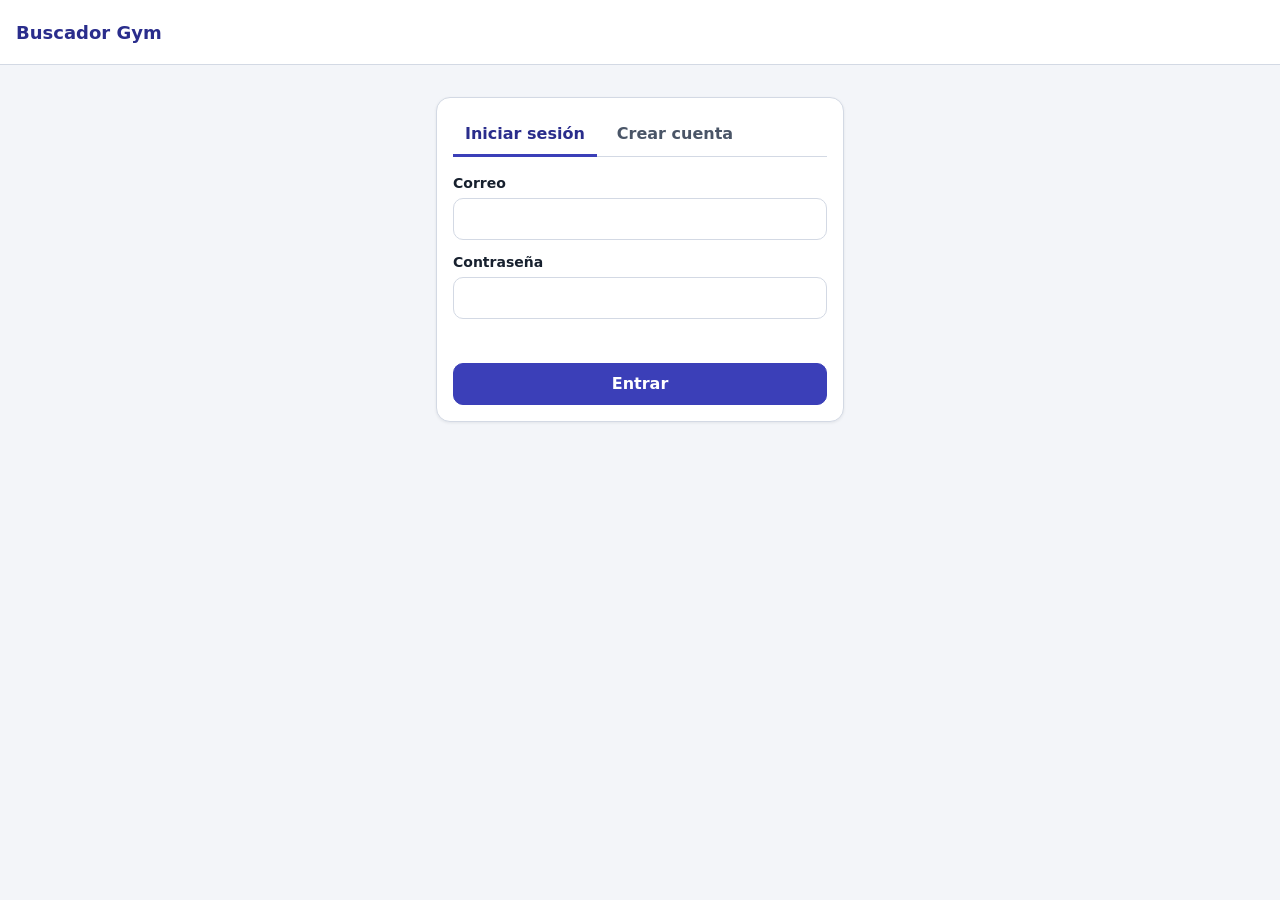
<file: index.html>
<!DOCTYPE html>
<html lang="es">
<head>
    <meta charset="UTF-8">
    <meta name="viewport" content="width=device-width, initial-scale=1">
    <meta name="color-scheme" content="light dark">
    <title>Buscador Gym</title>
    <link rel="stylesheet" href="assets/estilos.css">
</head>
<body>

    <!-- BARRA SUPERIOR FIJA: nombre, búsqueda y menú del perfil activo -->
    <header class="barra">
        <div class="contenedor barra-contenido">
            <div class="marca">Buscador Gym</div>
            <form class="busqueda" id="formBusqueda" role="search" hidden>
                <input type="search" id="searchInput" autocomplete="off" maxlength="200"
                       aria-label="Buscar ejercicios y artículos" placeholder="Buscar ejercicios y artículos">
            </form>
            <details class="menu-perfil" id="menuPerfil" hidden>
                <summary id="nombrePerfil"></summary>
                <div class="menu-opciones">
                    <div class="correo" id="correoCuenta"></div>
                    <button type="button" id="btnCambiarPerfil">Cambiar perfil</button>
                    <button type="button" data-accion="logout">Cerrar sesión</button>
                </div>
            </details>
        </div>
    </header>

    <!-- ACCESO: iniciar sesión / crear cuenta -->
    <section id="pantallaAcceso" class="acceso" hidden>
        <div class="panel">
            <div class="pestanas" role="tablist">
                <button class="pestana" id="tabLogin" type="button" role="tab" aria-selected="true">Iniciar sesión</button>
                <button class="pestana" id="tabRegistro" type="button" role="tab" aria-selected="false">Crear cuenta</button>
            </div>
            <form id="formLogin">
                <label class="campo">Correo <input type="email" name="correo" autocomplete="username" required maxlength="254"></label>
                <label class="campo">Contraseña <input type="password" name="contrasena" autocomplete="current-password" required maxlength="72"></label>
                <div class="msg-error" id="errLogin" role="alert"></div>
                <button class="btn btn-primario" type="submit">Entrar</button>
            </form>
            <form id="formRegistro" hidden>
                <label class="campo">Nombre completo <input name="nombre_completo" autocomplete="name" required maxlength="100"></label>
                <label class="campo">Fecha de nacimiento <input type="date" name="fecha_nacimiento" required></label>
                <label class="campo">Correo <input type="email" name="correo" autocomplete="username" required maxlength="254"></label>
                <label class="campo">Contraseña (10 caracteres o más, con letras y números) <input type="password" name="contrasena" autocomplete="new-password" required minlength="10" maxlength="72"></label>
                <div class="msg-error" id="errRegistro" role="alert"></div>
                <button class="btn btn-primario" type="submit">Crear cuenta</button>
            </form>
        </div>
    </section>

    <!-- SELECTOR DE PERFIL (máximo 4 por cuenta) -->
    <section id="pantallaPerfiles" class="acceso acceso-ancho" hidden>
        <div class="panel">
            <h2>Elige un perfil</h2>
            <div id="listaPerfiles" class="lista-perfiles"></div>
            <form id="formPerfil" class="form-perfil">
                <label class="campo">Nombre del perfil nuevo <input name="nombre" required maxlength="40"></label>
                <button class="btn btn-primario" type="submit">Crear perfil</button>
            </form>
            <div class="msg-error" id="errPerfiles" role="alert"></div>
            <div class="pie-perfiles"><button class="btn" type="button" data-accion="logout">Cerrar sesión</button></div>
        </div>
    </section>

    <div id="app" hidden>
        <nav class="contenedor pestanas" role="tablist">
            <button class="pestana" type="button" role="tab" data-vista="vistaBusqueda">Búsqueda y recomendaciones</button>
            <button class="pestana" type="button" role="tab" data-vista="vistaArboles">Explorar por árboles</button>
        </nav>

        <!-- VISTA 1: búsqueda y recomendaciones -->
        <main class="contenedor disposicion" id="vistaBusqueda">
            <a class="saltar" href="#sectionTitle" id="saltarResultados">Saltar a los resultados</a>
            <details class="lateral" id="lateral" open>
                <summary>Filtros y perfil</summary>
                <section class="panel" aria-labelledby="tituloFiltros">
                    <h2 id="tituloFiltros">Filtros</h2>
                    <div class="filtro-grupo">
                        <h3>Tipo de documento</h3>
                        <label class="opcion"><input type="checkbox" data-tipo="ejercicios" checked> Ejercicios <span class="n" id="nEjercicios"></span></label>
                        <label class="opcion"><input type="checkbox" data-tipo="articulos" checked> Artículos <span class="n" id="nArticulos"></span></label>
                    </div>
                    <div class="filtro-grupo" id="grupoNivel" hidden>
                        <h3>Nivel</h3>
                        <div id="opcionesNivel"></div>
                    </div>
                    <div class="filtro-grupo" id="grupoEquipamiento" hidden>
                        <h3>Equipamiento</h3>
                        <div id="opcionesEquipamiento"></div>
                    </div>
                    <div class="filtro-grupo" id="grupoEtiquetas" hidden>
                        <h3>Etiquetas</h3>
                        <ul class="etiquetas" id="opcionesEtiquetas"></ul>
                    </div>
                    <button class="btn" type="button" id="quitarFiltros" hidden>Quitar filtros</button>
                </section>
                <section class="panel" aria-labelledby="tituloGrafica">
                    <h2 id="tituloGrafica">Lo que más pesa en tus recomendaciones</h2>
                    <div id="grafica"></div>
                </section>
            </details>

            <section aria-labelledby="sectionTitle">
                <div class="cabecera-seccion">
                    <h1 id="sectionTitle" tabindex="-1"></h1>
                    <div id="statsBar" class="conteo" role="status"></div>
                </div>
                <div id="discoveryZone"></div>
                <div id="resultsGrid" class="cuadricula"></div>
            </section>
        </main>

        <!-- VISTA 2: explorar por árboles -->
        <main class="contenedor arboles" id="vistaArboles" hidden>
            <div class="panel">
                <h1 class="cabecera-seccion" style="font-size:var(--texto-xl)">Explorar por árboles</h1>
                <p>Elige dos árboles y un concepto de cada uno para ver los documentos que pertenecen a los dos.</p>
                <form class="arboles-form" id="formAB">
                    <label class="campo">Árbol A <select id="arbolA"></select></label>
                    <label class="campo"><span id="etiquetaA">Músculo</span> <select id="menuA"></select></label>
                    <label class="campo">Árbol B <select id="arbolB"></select></label>
                    <label class="campo"><span id="etiquetaB">Tema</span> <select id="menuB"></select></label>
                    <button class="btn btn-primario" type="submit">Ver documentos</button>
                </form>
                <p id="avisoAproximado" class="aviso-aproximado" hidden></p>
                <div id="resultadoAB" class="arboles-resultado"></div>
            </div>
        </main>
    </div>

    <!-- DETALLE DE UNA TARJETA. showModal() deja el foco dentro y Escape la cierra. -->
    <dialog id="detalle" class="detalle" aria-labelledby="detalleTitulo">
        <div class="detalle-cab">
            <div>
                <span id="detalleTipo" class="tipo"></span>
                <h2 id="detalleTitulo" tabindex="-1"></h2>
            </div>
            <button type="button" class="btn" id="detalleCerrar">Cerrar</button>
        </div>
        <div class="detalle-cuerpo" id="detalleCuerpo"></div>
    </dialog>

    <div id="aviso" class="aviso" role="status" hidden></div>

<!-- ilustracion(origen, grupo_id_o_tema): dibujos propios de assets/anatomia y assets/temas -->
<script src="assets/ilustraciones.js"></script>
<script>
    // =========================================================================
    // Regla de seguridad: TODO texto que viene del servidor pasa por esc() antes de
    // entrar en innerHTML (o se asigna con textContent). Los ids se convierten con Number().
    // =========================================================================
    function esc(t) {
        return String(t ?? '').replace(/[&<>"']/g, c => ({'&':'&amp;','<':'&lt;','>':'&gt;','"':'&quot;',"'":'&#39;'}[c]));
    }
    const $ = id => document.getElementById(id);

    const searchInput = $('searchInput');
    const resultsGrid = $('resultsGrid');
    const sectionTitle = $('sectionTitle');
    const statsBar = $('statsBar');
    const detalle = $('detalle');

    // ------------------------------------------------------------------ estado
    let generacion = 0;          // cambia al entrar con un perfil o salir: descarta respuestas viejas
    let correoActual = '';
    let modo = 'recomendaciones';  // 'recomendaciones' | 'busqueda'
    let consulta = '';
    let datos = [];              // tarjetas de la vista actual (sin filtrar)
    let sinHistorial = false;    // el perfil no tiene "me gusta"
    let detalleActual = null;    // 'origen:id' del documento abierto
    let aperturaActual = 0;      // número de la última apertura: descarta respuestas de aperturas anteriores
    const docs = new Map();      // 'origen:id' -> tarjeta (todo lo que se ha pintado)
    const infoEtiqueta = new Map();   // id -> {nombre, tipo}
    let catalogoEtiquetas = [];  // etiquetas.php: [{id, nombre, tipo, n}]
    const filtros = { tipos: new Set(['ejercicios', 'articulos']), nivel: new Set(), equipamiento: new Set(), etiquetas: new Set() };
    class SesionRequerida extends Error {}

    // ------------------------------------------------------------------ servidor
    async function api(url, cuerpo) {
        const opts = { credentials: 'same-origin', headers: {} };
        if (cuerpo !== undefined) {
            opts.method = 'POST';
            opts.headers['Content-Type'] = 'application/json';
            opts.body = JSON.stringify(cuerpo);
        }
        const res = await fetch(url, opts);
        let data;
        try { data = await res.json(); } catch { data = { status: 'error', mensaje: 'Respuesta inválida del servidor' }; }
        if (res.status === 401 && url !== 'login.php') { salirAlAcceso(); throw new SesionRequerida(); }
        if (res.status === 409 && data.requiere === 'perfil') { mostrarPerfiles(); throw new SesionRequerida(); }
        return data;
    }

    let temporizadorAviso;
    function avisar(texto) {
        const a = $('aviso');
        a.textContent = texto;
        a.hidden = false;
        clearTimeout(temporizadorAviso);
        temporizadorAviso = setTimeout(() => { a.hidden = true; }, 5000);
    }

    // ------------------------------------------------------------------ tarjetas
    const CORAZON = '<svg viewBox="0 0 24 24" aria-hidden="true"><path d="M20.84 4.61a5.5 5.5 0 0 0-7.78 0L12 5.67l-1.06-1.06a5.5 5.5 0 0 0-7.78 7.78l1.06 1.06L12 21.23l7.78-7.78 1.06-1.06a5.5 5.5 0 0 0 0-7.78z"/></svg>';

    function claveDoc(d) {
        return `${d.origen === 'articulos' ? 'articulos' : 'ejercicios'}:${Number(d.doc_id) || 0}`;
    }

    function recordar(d) {
        docs.set(claveDoc(d), d);
        (d.etiquetas || []).forEach(e => infoEtiqueta.set(Number(e.id), { nombre: e.nombre, tipo: e.tipo }));
    }

    function etiquetaHTML(e, conteo) {
        const id = Number(e.id);
        const activa = filtros.nivel.has(id) || filtros.equipamiento.has(id) || filtros.etiquetas.has(id);
        return `<li><button type="button" class="etiqueta" data-etiqueta="${id}" aria-pressed="${activa}"
                    title="Filtrar por ${esc(e.nombre)}">${esc(e.nombre)}${conteo === undefined ? '' : ` <span class="n">${Number(conteo)}</span>`}</button></li>`;
    }

    // Ilustración del documento: el músculo del ejercicio o el tema del artículo.
    // `encuadre: 'medio'` acerca el cuerpo en las tarjetas; el detalle lo muestra completo.
    function imagenHTML(d, opciones) {
        const origen = claveDoc(d).split(':')[0];
        return ilustracion(origen, origen === 'ejercicios' ? d.grupo_id : d.tema, opciones);
    }

    // Misma estructura siempre: imagen (recuadro 16:9), tipo + me gusta, título, resumen
    // (3 líneas), metadatos y etiquetas.
    function tarjetaHTML(d) {
        recordar(d);
        const clave = claveDoc(d);
        const origen = clave.split(':')[0];
        const meta = d.meta || {};
        const dato = v => v ? esc(v) : '<span aria-label="Sin dato">—</span>';
        const chips = (d.etiquetas || []).filter(e => e.tipo === 'tema' || e.tipo === 'modalidad').slice(0, 4);
        return `
            <article class="tarjeta" data-doc="${clave}">
                <div class="tarjeta-imagen">${imagenHTML(d, { encuadre: 'medio' })}</div>
                <div class="tarjeta-cab">
                    <span class="tipo tipo-${origen}">${esc(d.tipo)}</span>
                    <button type="button" class="btn-gusta" data-gusta aria-pressed="${d.liked ? 'true' : 'false'}"
                            aria-label="Me gusta: ${esc(d.titulo)}">${CORAZON}</button>
                </div>
                <h3 class="tarjeta-titulo"><button type="button" class="abrir" data-abrir>${esc(d.titulo)}</button></h3>
                <p class="tarjeta-resumen">${esc(d.resumen)}</p>
                <dl class="tarjeta-meta">
                    <div><dt>Músculo</dt><dd>${dato(meta.musculo)}</dd></div>
                    <div><dt>Equipamiento</dt><dd>${dato(meta.equipamiento)}</dd></div>
                    <div><dt>Nivel</dt><dd>${dato(meta.nivel)}</dd></div>
                </dl>
                <ul class="etiquetas">${chips.map(e => etiquetaHTML(e)).join('')}</ul>
            </article>`;
    }

    // ------------------------------------------------------------------ filtros (sobre los resultados actuales)
    function pasaFiltros(d) {
        const origen = claveDoc(d).split(':')[0];
        if (!filtros.tipos.has(origen)) return false;
        const ids = new Set((d.etiquetas || []).map(e => Number(e.id)));
        for (const grupo of ['nivel', 'equipamiento']) {           // dentro del grupo: cualquiera
            if (filtros[grupo].size && ![...filtros[grupo]].some(i => ids.has(i))) return false;
        }
        for (const i of filtros.etiquetas) if (!ids.has(i)) return false;   // etiquetas: todas
        return true;
    }

    function hayFiltros() {
        return filtros.tipos.size < 2 || filtros.nivel.size || filtros.equipamiento.size || filtros.etiquetas.size;
    }

    function quitarFiltros() {
        filtros.tipos = new Set(['ejercicios', 'articulos']);
        ['nivel', 'equipamiento', 'etiquetas'].forEach(g => filtros[g].clear());
    }

    function alternarEtiqueta(id) {
        const tipo = infoEtiqueta.get(id)?.tipo;
        const grupo = filtros[tipo === 'nivel' || tipo === 'equipamiento' ? tipo : 'etiquetas'];
        grupo.has(id) ? grupo.delete(id) : grupo.add(id);
        pintarResultados();
    }

    function pintarFiltros() {
        const conteo = new Map();
        let nEj = 0, nAr = 0;
        datos.forEach(d => {
            claveDoc(d).startsWith('articulos') ? nAr++ : nEj++;
            (d.etiquetas || []).forEach(e => conteo.set(Number(e.id), (conteo.get(Number(e.id)) || 0) + 1));
        });
        $('nEjercicios').textContent = nEj;
        $('nArticulos').textContent = nAr;
        document.querySelectorAll('[data-tipo]').forEach(c => { c.checked = filtros.tipos.has(c.dataset.tipo); });

        const deTipo = tipos => [...conteo.entries()]
            .map(([id, n]) => ({ id, n, ...infoEtiqueta.get(id) }))
            .filter(e => tipos.includes(e.tipo))
            .sort((a, b) => b.n - a.n || a.nombre.localeCompare(b.nombre, 'es'));

        for (const [grupo, cont, caja] of [['nivel', 'opcionesNivel', 'grupoNivel'], ['equipamiento', 'opcionesEquipamiento', 'grupoEquipamiento']]) {
            const lista = deTipo([grupo]);
            $(caja).hidden = !lista.length;
            $(cont).innerHTML = lista.map(e => `
                <label class="opcion"><input type="checkbox" data-filtro="${grupo}" value="${e.id}" ${filtros[grupo].has(e.id) ? 'checked' : ''}>
                    ${esc(e.nombre)} <span class="n">${e.n}</span></label>`).join('');
        }

        const todas = deTipo(['musculo', 'modalidad', 'tema']);
        const visibles = todas.filter((e, i) => i < 12 || filtros.etiquetas.has(e.id));
        $('grupoEtiquetas').hidden = !visibles.length;
        $('opcionesEtiquetas').innerHTML = visibles.map(e => etiquetaHTML(e, e.n)).join('');
        $('quitarFiltros').hidden = !hayFiltros();
    }

    function plural(n, uno, varios) { return `${n} ${n === 1 ? uno : varios}`; }

    function pintarResultados() {
        pintarFiltros();
        if (!datos.length) {
            statsBar.textContent = '';
            if (modo === 'recomendaciones' && sinHistorial) {
                const musculos = catalogoEtiquetas.filter(e => e.tipo === 'musculo').slice(0, 11);
                resultsGrid.innerHTML = `<div class="estado">
                    <p>Da «me gusta» a un ejercicio para recibir recomendaciones. Busca uno arriba${musculos.length ? ' o empieza por un músculo:' : '.'}</p>
                    <ul class="etiquetas" style="justify-content:center">${musculos.map(e =>
                        `<li><button type="button" class="etiqueta" data-buscar="${esc(e.nombre)}">${esc(e.nombre)}</button></li>`).join('')}</ul>
                </div>`;
            } else if (modo === 'recomendaciones') {
                resultsGrid.innerHTML = '<div class="estado"><p>Ya viste todo lo parecido a tus «me gusta». Busca otro ejercicio y márcalo para recibir más.</p></div>';
            } else {
                resultsGrid.innerHTML = `<div class="estado"><p>No hay resultados para «${esc(consulta)}». Prueba con otra palabra o revisa la ortografía.</p></div>`;
            }
            return;
        }
        const visibles = datos.filter(pasaFiltros);
        statsBar.textContent = visibles.length === datos.length
            ? plural(datos.length, 'resultado', 'resultados')
            : `${visibles.length} de ${plural(datos.length, 'resultado', 'resultados')}`;
        resultsGrid.innerHTML = visibles.length
            ? visibles.map(tarjetaHTML).join('')
            : '<div class="estado"><p>Ningún resultado cumple los filtros.</p><button type="button" class="btn" data-quitar-filtros>Quitar filtros</button></div>';
    }

    function pintarError(reintentar) {
        statsBar.textContent = '';
        resultsGrid.innerHTML = '<div class="estado estado-error"><p>No se pudo cargar. Revisa tu conexión e intenta de nuevo.</p><button type="button" class="btn" id="btnReintentar">Reintentar</button></div>';
        $('btnReintentar').addEventListener('click', reintentar);
    }

    // ------------------------------------------------------------------ gráfica del perfil
    // Barras horizontales, un solo color, de mayor a menor y con el valor al lado.
    function pintarGrafica(terminos) {
        const g = $('grafica');
        if (!terminos || !terminos.length) {
            g.innerHTML = '<p class="sin-opciones">Da «me gusta» a un ejercicio para personalizar tus recomendaciones.</p>';
            return;
        }
        const lista = terminos.slice(0, 8).map(t => ({ palabra: t.palabra || t.termino, peso: Number(t.peso) || 0 }))
            .sort((a, b) => b.peso - a.peso);
        const max = lista[0].peso || 1;
        g.innerHTML = `<div class="barras" role="list">${lista.map(t => `
            <div class="barra-fila" role="listitem">
                <span class="termino" title="${esc(t.palabra)}">${esc(t.palabra)}</span>
                <span class="pista"><span class="relleno" style="width:${Math.max(2, Math.round(t.peso / max * 100))}%"></span></span>
                <span class="valor">${t.peso.toFixed(2)}</span>
            </div>`).join('')}</div>`;
    }

    // ------------------------------------------------------------------ recomendaciones
    function cargarRecomendaciones({ soloGrafica = false } = {}) {
        const gen = generacion;
        if (!soloGrafica) {
            modo = 'recomendaciones';
            consulta = '';
            sectionTitle.textContent = 'Recomendado para ti';
            statsBar.textContent = '';
            $('discoveryZone').innerHTML = '';
            resultsGrid.innerHTML = '<div class="estado"><p>Cargando recomendaciones…</p></div>';
        }
        return api('recomendaciones.php')
            .then(data => {
                if (gen !== generacion) return;                  // respuesta de un perfil anterior
                if (data.status === 'error') throw new Error(data.mensaje);
                const vacio = data.status === 'cold_start';
                pintarGrafica(vacio ? null : data.perfil_terminos);
                if (soloGrafica || modo !== 'recomendaciones') return;
                sinHistorial = vacio;
                datos = vacio ? [] : (data.recomendaciones || []);
                quitarFiltros();
                pintarResultados();
            })
            .catch(e => { if (!(e instanceof SesionRequerida) && !soloGrafica && gen === generacion) pintarError(() => cargarRecomendaciones()); });
    }

    // ------------------------------------------------------------------ búsqueda
    // Cada búsqueda lleva un número: solo se pinta la respuesta de la ÚLTIMA.
    let busquedaActual = 0, temporizador;

    function buscar(texto) {
        clearTimeout(temporizador);
        const q = texto.trim();
        mostrarVista('vistaBusqueda');
        if (q.length < 2) {
            busquedaActual++;                                   // invalida búsquedas en vuelo
            if (modo !== 'recomendaciones') cargarRecomendaciones();
            return;
        }
        modo = 'busqueda';
        consulta = q;
        sectionTitle.textContent = `Resultados de «${q}»`;
        statsBar.textContent = '';
        $('discoveryZone').innerHTML = '';
        resultsGrid.innerHTML = '<div class="estado"><p>Buscando…</p></div>';
        const gen = generacion, id = ++busquedaActual;
        api(`buscar.php?q=${encodeURIComponent(q)}`)
            .then(data => {
                if (gen !== generacion || id !== busquedaActual) return;    // respuesta vieja
                if (data.status === 'error') throw new Error(data.mensaje);
                datos = data.resultados || [];
                quitarFiltros();
                pintarDescubrimiento(data.descubrimiento);
                pintarResultados();
            })
            .catch(e => { if (!(e instanceof SesionRequerida) && id === busquedaActual) pintarError(() => buscar(q)); });
    }

    searchInput.addEventListener('input', () => {
        clearTimeout(temporizador);
        temporizador = setTimeout(() => buscar(searchInput.value), 400);
    });
    $('formBusqueda').addEventListener('submit', e => { e.preventDefault(); buscar(searchInput.value); });

    const TEXTO_APROXIMADO = 'es una clasificación aproximada: se infiere de las palabras del nombre del ejercicio y puede equivocarse.';

    function rutaHTML(nodos, nombreArbol) {
        if (!nodos || !nodos.length) return '';
        return `<ul class="ruta" aria-label="${esc(nombreArbol)}">${nodos.map(n => `<li>${esc(n)}</li>`).join('')}</ul>`;
    }

    // Ruta del nodo en CADA árbol que participa (el servidor manda `nodos`; sin ellos, origen y destino).
    function rutasNodosHTML(d) {
        const nodos = (d.nodos || []).filter(n => n && n.ruta && n.ruta.length);
        if (!nodos.length) return `${rutaHTML(d.origen_ruta, 'Ruta de origen')}${rutaHTML(d.destino_ruta, 'Ruta de destino')}`;
        const aprox = nodos.filter(n => n.aproximado).map(n => n.titulo || n.arbol);
        return nodos.map(n => `<div class="ruta-arbol"><h3>${esc(n.titulo || n.arbol)}${n.aproximado ? ' (aproximado)' : ''}</h3>${rutaHTML(n.ruta, 'Ruta en ' + (n.titulo || n.arbol))}</div>`).join('')
            + (aprox.length ? `<p class="aviso-aproximado">${esc(aprox.join(' y '))} ${TEXTO_APROXIMADO}</p>` : '');
    }

    // Documento que el sistema relaciona con la búsqueda a través de los árboles.
    function pintarDescubrimiento(d) {
        const zona = $('discoveryZone');
        if (!d || d.sin_documento || !d.doc_id) { zona.innerHTML = ''; return; }
        zona.innerHTML = `
            <section class="panel relacionado-busqueda" aria-labelledby="tituloRelacionado">
                <h2 id="tituloRelacionado">Relacionado con tu búsqueda</h2>
                <p class="porque"><strong>Por qué aparece esto:</strong> ${esc(d.razon_algoritmica)}</p>
                <div class="rutas">${rutasNodosHTML(d)}</div>
                <div class="cuadricula">${tarjetaHTML(d)}</div>
            </section>`;
    }

    // ------------------------------------------------------------------ "me gusta"
    function marcarGusta(clave, gusta) {
        const d = docs.get(clave);
        if (d) d.liked = gusta;
        document.querySelectorAll(`[data-doc="${clave}"] [data-gusta]`).forEach(b => b.setAttribute('aria-pressed', String(gusta)));
        if (detalleActual === clave) pintarBotonGustaDetalle(gusta);
    }

    function alternarGusta(clave) {
        const [origen, id] = clave.split(':');
        const antes = !!docs.get(clave)?.liked;
        marcarGusta(clave, !antes);                              // respuesta inmediata
        // Solo doc_id y origen: el perfil lo pone el servidor desde la sesión
        api('registrar_interaccion.php', { doc_id: Number(id), origen })
            .then(data => {
                if (data.status === 'error') throw new Error();
                marcarGusta(clave, data.status === 'added');
                // El perfil cambió: se actualiza la gráfica y, si se están viendo, las recomendaciones
                if (modo === 'recomendaciones' && !detalle.open) cargarRecomendaciones();
                else cargarRecomendaciones({ soloGrafica: true });
            })
            .catch(e => {
                if (e instanceof SesionRequerida) return;
                marcarGusta(clave, antes);
                avisar('No se pudo guardar tu «me gusta». Intenta de nuevo.');
            });
    }

    // ------------------------------------------------------------------ detalle de una tarjeta
    function pintarBotonGustaDetalle(gusta) {
        const b = $('detalleGusta');
        if (!b) return;
        b.setAttribute('aria-pressed', String(gusta));
        b.textContent = gusta ? 'Quitar «me gusta»' : 'Me gusta';
    }

    async function abrirDetalle(clave) {
        const [origen, id] = clave.split(':');
        const previo = docs.get(clave);
        const apertura = ++aperturaActual;
        detalleActual = clave;
        $('detalleTipo').textContent = previo?.tipo || '';
        $('detalleTipo').className = `tipo tipo-${origen}`;
        $('detalleTitulo').textContent = previo?.titulo || '';
        $('detalleCuerpo').innerHTML = '<p class="conteo">Cargando…</p>';
        if (!detalle.open) detalle.showModal();
        else $('detalleCerrar').focus();                         // al saltar a un relacionado

        // Estadística de apertura: nunca molesta al usuario. Solo doc_id y origen.
        api('registrar_evento.php', { doc_id: Number(id), origen }).catch(() => {});

        const gen = generacion;
        let r;
        try { r = await api(`detalle.php?origen=${origen}&doc_id=${Number(id)}`); }
        catch (e) { if (e instanceof SesionRequerida) { detalle.close(); return; } r = { status: 'error' }; }
        if (apertura !== aperturaActual || gen !== generacion || !detalle.open) return;
        if (r.status !== 'success') {
            $('detalleCuerpo').innerHTML = '<p class="msg-error">No se pudo abrir el documento. Ciérralo e intenta de nuevo.</p>';
            return;
        }
        const d = r.documento;
        recordar({ ...previo, ...d, resumen: previo?.resumen ?? '' });
        (r.relacionados || []).forEach(recordar);
        $('detalleTipo').textContent = d.tipo;
        $('detalleTitulo').textContent = d.titulo;
        const meta = d.meta || {};
        const metaFilas = [['Músculo', meta.musculo], ['Equipamiento', meta.equipamiento], ['Nivel', meta.nivel]]
            .filter(f => f[1]).map(f => `<div><dt>${f[0]}</dt><dd>${esc(f[1])}</dd></div>`).join('');
        $('detalleCuerpo').innerHTML = `
            <div class="detalle-principal">
                <div class="detalle-imagen">${imagenHTML(d)}</div>
                <div class="detalle-info">
                    <div class="detalle-acciones">
                        <button type="button" class="btn btn-gusta-texto" id="detalleGusta" aria-pressed="false"></button>
                    </div>
                    ${(d.rutas && d.rutas.length)
                        ? d.rutas.map(r => `<div><h3>Ubicación en ${esc(r.titulo)}${r.aproximado ? ' (aproximado)' : ''}</h3>${rutaHTML(r.nodos, 'Ubicación en ' + r.titulo)}</div>`).join('')
                        : (d.ruta ? `<div><h3>Ubicación en el árbol</h3>${rutaHTML(d.ruta.nodos, 'Ubicación en el árbol')}</div>` : '')}
                    ${metaFilas ? `<dl class="tarjeta-meta" style="border-top:0; padding-top:0">${metaFilas}</dl>` : ''}
                    <p class="detalle-texto">${esc(d.texto)}</p>
                </div>
            </div>
            ${(d.etiquetas || []).length ? `<div><h3>Etiquetas</h3><ul class="etiquetas">${d.etiquetas.map(e => etiquetaHTML(e)).join('')}</ul></div>` : ''}
            ${(r.relacionados || []).length ? `<div><h3>Documentos relacionados</h3><div class="relacionados">${r.relacionados.slice(0, 4).map(x => `
                <button type="button" class="relacionado" data-relacionado="${claveDoc(x)}">
                    <span><span class="tipo tipo-${claveDoc(x).split(':')[0]}">${esc(x.tipo)}</span></span>
                    <span class="titulo">${esc(x.titulo)}</span>
                    <span class="comparte">Comparte: ${esc((x.comparte || []).join(', '))}</span>
                </button>`).join('')}</div></div>` : ''}`;
        pintarBotonGustaDetalle(!!d.liked);
        const enTarjeta = docs.get(clave);
        if (enTarjeta) enTarjeta.liked = !!d.liked;
    }

    // showModal() ya impide llegar al contenido de atrás, pero Tab en el último elemento
    // sale hacia la barra del navegador: aquí se cicla dentro del detalle.
    detalle.addEventListener('keydown', e => {
        if (e.key !== 'Tab') return;
        const foco = [...detalle.querySelectorAll('button, [href], input, select, textarea')]
            .filter(el => !el.disabled && el.getClientRects().length);
        if (!foco.length) return;
        const primero = foco[0], ultimo = foco[foco.length - 1];
        const dentro = detalle.contains(document.activeElement) && document.activeElement !== detalle;
        if (e.shiftKey && (document.activeElement === primero || !dentro)) { e.preventDefault(); ultimo.focus(); }
        else if (!e.shiftKey && (document.activeElement === ultimo || !dentro)) { e.preventDefault(); primero.focus(); }
    });

    $('detalleCerrar').addEventListener('click', () => detalle.close());
    detalle.addEventListener('click', e => { if (e.target === detalle) detalle.close(); });   // clic fuera
    detalle.addEventListener('close', () => {
        // El evento llega después del cierre: si el usuario ya volvió a abrir un detalle,
        // no se toca su estado (antes lo borraba y el detalle se quedaba en «Cargando…»).
        if (detalle.open) return;
        const clave = detalleActual;
        detalleActual = null;
        if (modo === 'recomendaciones' && docs.get(clave)?.liked) cargarRecomendaciones();   // ya no debe recomendarse
        document.querySelector(`[data-doc="${clave}"] [data-abrir]`)?.focus();
    });

    // ------------------------------------------------------------------ clics (delegados)
    document.addEventListener('click', e => {
        const t = e.target;
        const etiqueta = t.closest('[data-etiqueta]');
        if (etiqueta) {
            if (detalle.open) detalle.close();
            mostrarVista('vistaBusqueda');
            alternarEtiqueta(Number(etiqueta.dataset.etiqueta));
            return;
        }
        const buscarBtn = t.closest('[data-buscar]');
        if (buscarBtn) { searchInput.value = buscarBtn.dataset.buscar; buscar(searchInput.value); return; }
        if (t.closest('[data-quitar-filtros]') || t.closest('#quitarFiltros')) { quitarFiltros(); pintarResultados(); return; }
        const relacionado = t.closest('[data-relacionado]');
        if (relacionado) { abrirDetalle(relacionado.dataset.relacionado); return; }
        if (t.closest('#detalleGusta')) { if (detalleActual) alternarGusta(detalleActual); return; }
        const tarjeta = t.closest('.tarjeta[data-doc]');
        if (!tarjeta) return;
        if (t.closest('[data-gusta]')) alternarGusta(tarjeta.dataset.doc);
        else abrirDetalle(tarjeta.dataset.doc);
    });

    document.addEventListener('change', e => {
        const c = e.target;
        if (c.dataset.tipo) { c.checked ? filtros.tipos.add(c.dataset.tipo) : filtros.tipos.delete(c.dataset.tipo); pintarResultados(); }
        else if (c.dataset.filtro) { const g = filtros[c.dataset.filtro], id = Number(c.value); c.checked ? g.add(id) : g.delete(id); pintarResultados(); }
    });

    // ------------------------------------------------------------------ cuentas y perfiles
    function mostrarPantalla(id) {
        ['pantallaAcceso', 'pantallaPerfiles', 'app'].forEach(p => { $(p).hidden = p !== id; });
        $('formBusqueda').hidden = $('menuPerfil').hidden = id !== 'app';
        $('menuPerfil').open = false;
    }

    function limpiarVistaPerfil() {
        generacion++;
        busquedaActual++;
        clearTimeout(temporizador);
        if (detalle.open) detalle.close();
        datos = [];
        docs.clear();
        sinHistorial = false;
        modo = 'recomendaciones';
        consulta = '';
        quitarFiltros();
        resultsGrid.innerHTML = '';
        $('discoveryZone').innerHTML = '';
        $('grafica').innerHTML = '';
        $('resultadoAB').innerHTML = '';
        statsBar.textContent = '';
        searchInput.value = '';
    }

    function salirAlAcceso() {
        limpiarVistaPerfil();
        correoActual = '';
        document.querySelectorAll('#pantallaAcceso form').forEach(f => f.reset());
        mostrarPantalla('pantallaAcceso');
    }

    async function mostrarPerfiles() {
        limpiarVistaPerfil();
        mostrarPantalla('pantallaPerfiles');
        try { renderPerfiles(await api('perfiles.php')); } catch (e) { /* ya redirigido */ }
    }

    function renderPerfiles(d) {
        const err = $('errPerfiles');
        if (d.status !== 'success') { err.textContent = d.mensaje || 'No se pudieron cargar los perfiles.'; return; }
        err.textContent = '';
        $('listaPerfiles').innerHTML = d.perfiles.length ? d.perfiles.map(p => `
            <div class="perfil-item">
                <button class="elegir" type="button" data-elegir="${Number(p.id)}">${esc(p.nombre)}</button>
                <button class="borrar" type="button" data-borrar="${Number(p.id)}" aria-label="Eliminar el perfil ${esc(p.nombre)}">Eliminar</button>
            </div>`).join('')
            : '<p class="sin-opciones">Crea tu primer perfil para empezar.</p>';
        $('formPerfil').hidden = d.perfiles.length >= d.maximo;
    }

    function entrarApp(perfil) {
        limpiarVistaPerfil();
        $('nombrePerfil').textContent = perfil.nombre;
        $('correoCuenta').textContent = correoActual;
        mostrarPantalla('app');
        mostrarVista('vistaBusqueda');
        cargarCatalogos();
        cargarRecomendaciones();
    }

    async function iniciar() {
        try {
            const s = await api('sesion.php');
            if (!s.autenticado) return salirAlAcceso();
            correoActual = s.correo;
            if (!s.perfil_activo) return mostrarPerfiles();
            entrarApp(s.perfil_activo);
        } catch (e) {
            if (!(e instanceof SesionRequerida)) salirAlAcceso();
        }
    }

    function datosForm(form) { return Object.fromEntries(new FormData(form).entries()); }

    function tabAcceso(registro) {
        $('formLogin').hidden = registro;
        $('formRegistro').hidden = !registro;
        $('tabLogin').setAttribute('aria-selected', String(!registro));
        $('tabRegistro').setAttribute('aria-selected', String(registro));
    }
    $('tabLogin').addEventListener('click', () => tabAcceso(false));
    $('tabRegistro').addEventListener('click', () => tabAcceso(true));

    $('formLogin').addEventListener('submit', async e => {
        e.preventDefault();
        const err = $('errLogin');
        err.textContent = '';
        const d = await api('login.php', datosForm(e.target)).catch(() => ({ mensaje: 'Sin conexión. Intenta de nuevo.' }));
        if (d.status === 'success') { e.target.reset(); iniciar(); } else { err.textContent = d.mensaje; }
    });

    $('formRegistro').addEventListener('submit', async e => {
        e.preventDefault();
        const err = $('errRegistro');
        err.textContent = '';
        const d = await api('registro.php', datosForm(e.target)).catch(() => ({ mensaje: 'Sin conexión. Intenta de nuevo.' }));
        if (d.status === 'success') { e.target.reset(); iniciar(); }
        else { err.textContent = d.errores ? Object.values(d.errores).join(' · ') : d.mensaje; }
    });

    $('formPerfil').addEventListener('submit', async e => {
        e.preventDefault();
        const d = await api('perfiles.php', { accion: 'crear', ...datosForm(e.target) }).catch(() => null);
        if (!d) return;
        if (d.status === 'success') { e.target.reset(); renderPerfiles(d); }
        else renderPerfilesConError(d.mensaje);
    });

    async function renderPerfilesConError(mensaje) {
        renderPerfiles(await api('perfiles.php'));
        $('errPerfiles').textContent = mensaje;
    }

    $('listaPerfiles').addEventListener('click', async e => {
        const elegir = e.target.closest('[data-elegir]'), borrar = e.target.closest('[data-borrar]');
        try {
            if (elegir) {
                const d = await api('seleccionar_perfil.php', { perfil_id: Number(elegir.dataset.elegir) });
                if (d.status === 'success') entrarApp(d.perfil_activo);
                else $('errPerfiles').textContent = d.mensaje;
            } else if (borrar && confirm('¿Eliminar este perfil y todos sus «me gusta»? No se puede deshacer.')) {
                const d = await api('perfiles.php', { accion: 'eliminar', perfil_id: Number(borrar.dataset.borrar) });
                if (d.status === 'success') renderPerfiles(d); else renderPerfilesConError(d.mensaje);
            }
        } catch (err) { /* SesionRequerida: ya redirigido */ }
    });

    $('btnCambiarPerfil').addEventListener('click', mostrarPerfiles);
    document.querySelectorAll('[data-accion="logout"]').forEach(b => b.addEventListener('click', async () => {
        await api('logout.php', {}).catch(() => null);
        salirAlAcceso();
    }));

    // El menú del perfil se cierra con Escape o al hacer clic fuera
    const menuPerfil = $('menuPerfil');
    document.addEventListener('click', e => { if (menuPerfil.open && !menuPerfil.contains(e.target)) menuPerfil.open = false; });
    menuPerfil.addEventListener('keydown', e => {
        if (e.key === 'Escape' && menuPerfil.open) { menuPerfil.open = false; menuPerfil.querySelector('summary').focus(); }
    });

    // ------------------------------------------------------------------ explorar por árboles
    // Dos árboles cualesquiera. Catálogo: {arboles: [{id, titulo, conceptos: [{clave, nombre, grupo, ruta, n: [ejercicios, artículos]}]}],
    // pares: {"anatomia|temas": {"1|fuerza": [ejercicios, artículos]}}}. Las claves de los pares siguen el orden de `arboles`.
    let catalogoAB = null;
    const menuA = $('menuA'), menuB = $('menuB'), arbolA = $('arbolA'), arbolB = $('arbolB');
    const ETIQUETA_CONCEPTO = { anatomia: 'Músculo', temas: 'Tema', equipamiento: 'Equipamiento', nivel: 'Nivel', patron: 'Patrón' };

    const arbolDe = id => catalogoAB.arboles.find(a => a.id === id);
    const conceptoDe = (arbolId, clave) => arbolDe(arbolId).conceptos.find(c => c.clave === clave);
    function cuenta(n) {
        const [ej, ar] = n || [0, 0];
        if (ej && ar) return `${plural(ej, 'ejercicio', 'ejercicios')} y ${plural(ar, 'artículo', 'artículos')}`;
        if (ej) return plural(ej, 'ejercicio', 'ejercicios');
        return ar ? plural(ar, 'artículo', 'artículos') : '0 documentos';
    }
    // documentos que unen el concepto ca del árbol a con el concepto cb del árbol b: [ejercicios, artículos]
    function cruce(a, ca, b, cb) {
        const orden = catalogoAB.arboles.map(x => x.id);
        return orden.indexOf(a) < orden.indexOf(b)
            ? ((catalogoAB.pares[`${a}|${b}`] || {})[`${ca}|${cb}`] || [0, 0])
            : ((catalogoAB.pares[`${b}|${a}`] || {})[`${cb}|${ca}`] || [0, 0]);
    }
    const llenar = (sel, filas, previo) => {
        sel.innerHTML = filas.map(f => `<option value="${esc(f[0])}">${esc(f[1])}</option>`).join('');
        if (previo && filas.some(f => f[0] === previo)) sel.value = previo;
    };

    function opcionesA() {
        llenar(menuA, arbolDe(arbolA.value).conceptos.map(c => [c.clave, `${c.nombre} (${cuenta(c.n)})`]), menuA.value);
        $('etiquetaA').textContent = ETIQUETA_CONCEPTO[arbolA.value] || 'Concepto';
        pintarAviso();
    }
    // Aviso cuando alguno de los dos árboles elegidos es aproximado (Patrón de movimiento)
    function aproximadoAviso() {
        const ids = [arbolA.value, arbolB.value].filter(i => arbolDe(i) && arbolDe(i).aproximado);
        return ids.map(i => `${arbolDe(i).titulo} ${TEXTO_APROXIMADO} ${plural(Number(arbolDe(i).sin_clasificar || 0), 'ejercicio no se pudo clasificar', 'ejercicios no se pudieron clasificar')}: están en «Sin clasificar».`).join(' ');
    }
    function pintarAviso() {
        const a = $('avisoAproximado'), texto = aproximadoAviso();
        a.textContent = texto;
        a.hidden = !texto;
    }

    function opcionesB() {
        const a = arbolA.value, b = arbolB.value;
        llenar(menuB, arbolDe(b).conceptos.map(c => [c.clave, `${c.nombre} (${cuenta(cruce(a, menuA.value, b, c.clave))})`]), menuB.value);
        $('etiquetaB').textContent = ETIQUETA_CONCEPTO[b] || 'Concepto';
        pintarAviso();
    }
    function opcionesArboles() {
        const previoB = arbolB.value;
        llenar(arbolA, catalogoAB.arboles.map(a => [a.id, a.titulo]), arbolA.value);
        // B no puede ser el mismo árbol que A
        llenar(arbolB, catalogoAB.arboles.filter(a => a.id !== arbolA.value).map(a => [a.id, a.titulo]), previoB);
    }

    function cargarCatalogos() {
        const gen = generacion;
        api('etiquetas.php').then(c => {
            if (c.status !== 'success') return;
            catalogoEtiquetas = c.etiquetas || [];
            catalogoEtiquetas.forEach(e => infoEtiqueta.set(Number(e.id), { nombre: e.nombre, tipo: e.tipo }));
            if (gen === generacion && sinHistorial && modo === 'recomendaciones') pintarResultados();
        }).catch(() => {});
        if (catalogoAB) return;
        api('menus.php?accion=catalogo').then(c => {
            if (c.status !== 'success' || !c.arboles) throw new Error();
            catalogoAB = c;
            llenar(arbolA, c.arboles.map(a => [a.id, a.titulo]), 'anatomia');
            opcionesArboles();
            if (c.arboles.some(a => a.id === 'temas')) arbolB.value = 'temas';
            opcionesA();
            opcionesB();
        }).catch(e => {
            if (!(e instanceof SesionRequerida)) {
                $('resultadoAB').innerHTML = '<p class="msg-error">No se pudieron cargar los árboles. Recarga la página.</p>';
            }
        });
    }
    arbolA.addEventListener('change', () => { if (catalogoAB) { opcionesArboles(); opcionesA(); opcionesB(); } });
    arbolB.addEventListener('change', () => { if (catalogoAB) opcionesB(); });
    menuA.addEventListener('change', () => { if (catalogoAB) opcionesB(); });

    $('formAB').addEventListener('submit', e => {
        e.preventDefault();
        if (!catalogoAB) return;
        const out = $('resultadoAB');
        const a = arbolA.value, b = arbolB.value;
        const ca = conceptoDe(a, menuA.value), cb = conceptoDe(b, menuB.value);
        if (!ca || !cb) return;
        const aviso = aproximadoAviso();
        const rutas = `<div class="rutas">${[[a, ca], [b, cb]].map(([id, c]) =>
            `<div class="ruta-arbol"><h3>${esc(arbolDe(id).titulo)}${arbolDe(id).aproximado ? ' (aproximado)' : ''}</h3>${rutaHTML(c.ruta, 'Ruta en ' + arbolDe(id).titulo)}</div>`).join('')}</div>`
            + (aviso ? `<p class="aviso-aproximado">${esc(aviso)}</p>` : '');
        const n = cruce(a, ca.clave, b, cb.clave);

        if (!n[0] && !n[1]) {
            const alt = arbolDe(b).conceptos
                .map(x => [x.nombre, cruce(a, ca.clave, b, x.clave)]).filter(x => x[1][0] + x[1][1])
                .sort((p, q) => (q[1][0] + q[1][1]) - (p[1][0] + p[1][1]) || p[0].localeCompare(q[0], 'es')).slice(0, 3)
                .map(x => `${esc(x[0])} (${cuenta(x[1])})`).join(', ');
            out.innerHTML = rutas + `<div class="estado"><p>Ningún documento pertenece a «${esc(ca.nombre)}» y «${esc(cb.nombre)}» a la vez.${
                alt ? ` En ${esc(arbolDe(b).titulo)} sí se relacionan con «${esc(ca.nombre)}»: ${alt}.` : ' Elige otro concepto.'}</p></div>`;
            return;
        }
        out.innerHTML = rutas + '<div class="estado"><p>Cargando…</p></div>';
        const gen = generacion;
        api(`menus.php?accion=cruce&a=${encodeURIComponent(a)}&x=${encodeURIComponent(ca.clave)}&b=${encodeURIComponent(b)}&y=${encodeURIComponent(cb.clave)}`).then(d => {
            if (gen !== generacion) return;
            if (d.status !== 'success') throw new Error();
            const muestra = (lista, total) => lista.length < total ? `<p class="conteo">Mostrando ${lista.length} de ${total}.</p>` : '';
            const musculo = a === 'anatomia' ? ca.nombre : (b === 'anatomia' ? cb.nombre : '');
            const tituloEj = d.ejercicios_del_musculo ? `Ejercicios de «${esc(musculo)}»` : `Ejercicios de «${esc(ca.nombre)}» y «${esc(cb.nombre)}»`;
            out.innerHTML = rutas
                + (d.articulos.length ? `<h2>Artículos sobre «${esc(ca.nombre)}» y «${esc(cb.nombre)}»</h2>${muestra(d.articulos, d.total_articulos)}<div class="cuadricula">${d.articulos.map(tarjetaHTML).join('')}</div>` : '')
                + (d.ejercicios.length ? `<h2>${tituloEj}</h2>${d.ejercicios_del_musculo ? '' : muestra(d.ejercicios, d.total_ejercicios)}<div class="cuadricula">${d.ejercicios.map(tarjetaHTML).join('')}</div>` : '');
        }).catch(e => {
            if (!(e instanceof SesionRequerida)) out.innerHTML = rutas + '<div class="estado estado-error"><p>No se pudo cargar. Vuelve a pulsar «Ver documentos».</p></div>';
        });
    });

    // ------------------------------------------------------------------ pestañas y panel lateral
    function mostrarVista(id) {
        document.querySelectorAll('[data-vista]').forEach(b => b.setAttribute('aria-selected', String(b.dataset.vista === id)));
        $('vistaBusqueda').hidden = id !== 'vistaBusqueda';
        $('vistaArboles').hidden = id !== 'vistaArboles';
    }
    document.querySelectorAll('[data-vista]').forEach(b => b.addEventListener('click', () => mostrarVista(b.dataset.vista)));
    // «Saltar a los resultados»: lleva el foco al título de la sección sin cambiar la dirección de la página
    $('saltarResultados').addEventListener('click', e => { e.preventDefault(); $('sectionTitle').focus(); });
    searchInput.addEventListener('focus', () => mostrarVista('vistaBusqueda'));   // buscar vuelve a la primera pestaña

    // En pantallas anchas el panel lateral siempre está abierto; en teléfono se pliega.
    const pantallaAncha = window.matchMedia('(min-width: 901px)');
    const ajustarLateral = () => { $('lateral').open = pantallaAncha.matches; };
    pantallaAncha.addEventListener('change', ajustarLateral);
    ajustarLateral();

    mostrarVista('vistaBusqueda');
    iniciar();
</script>

</body>
</html>
</file>
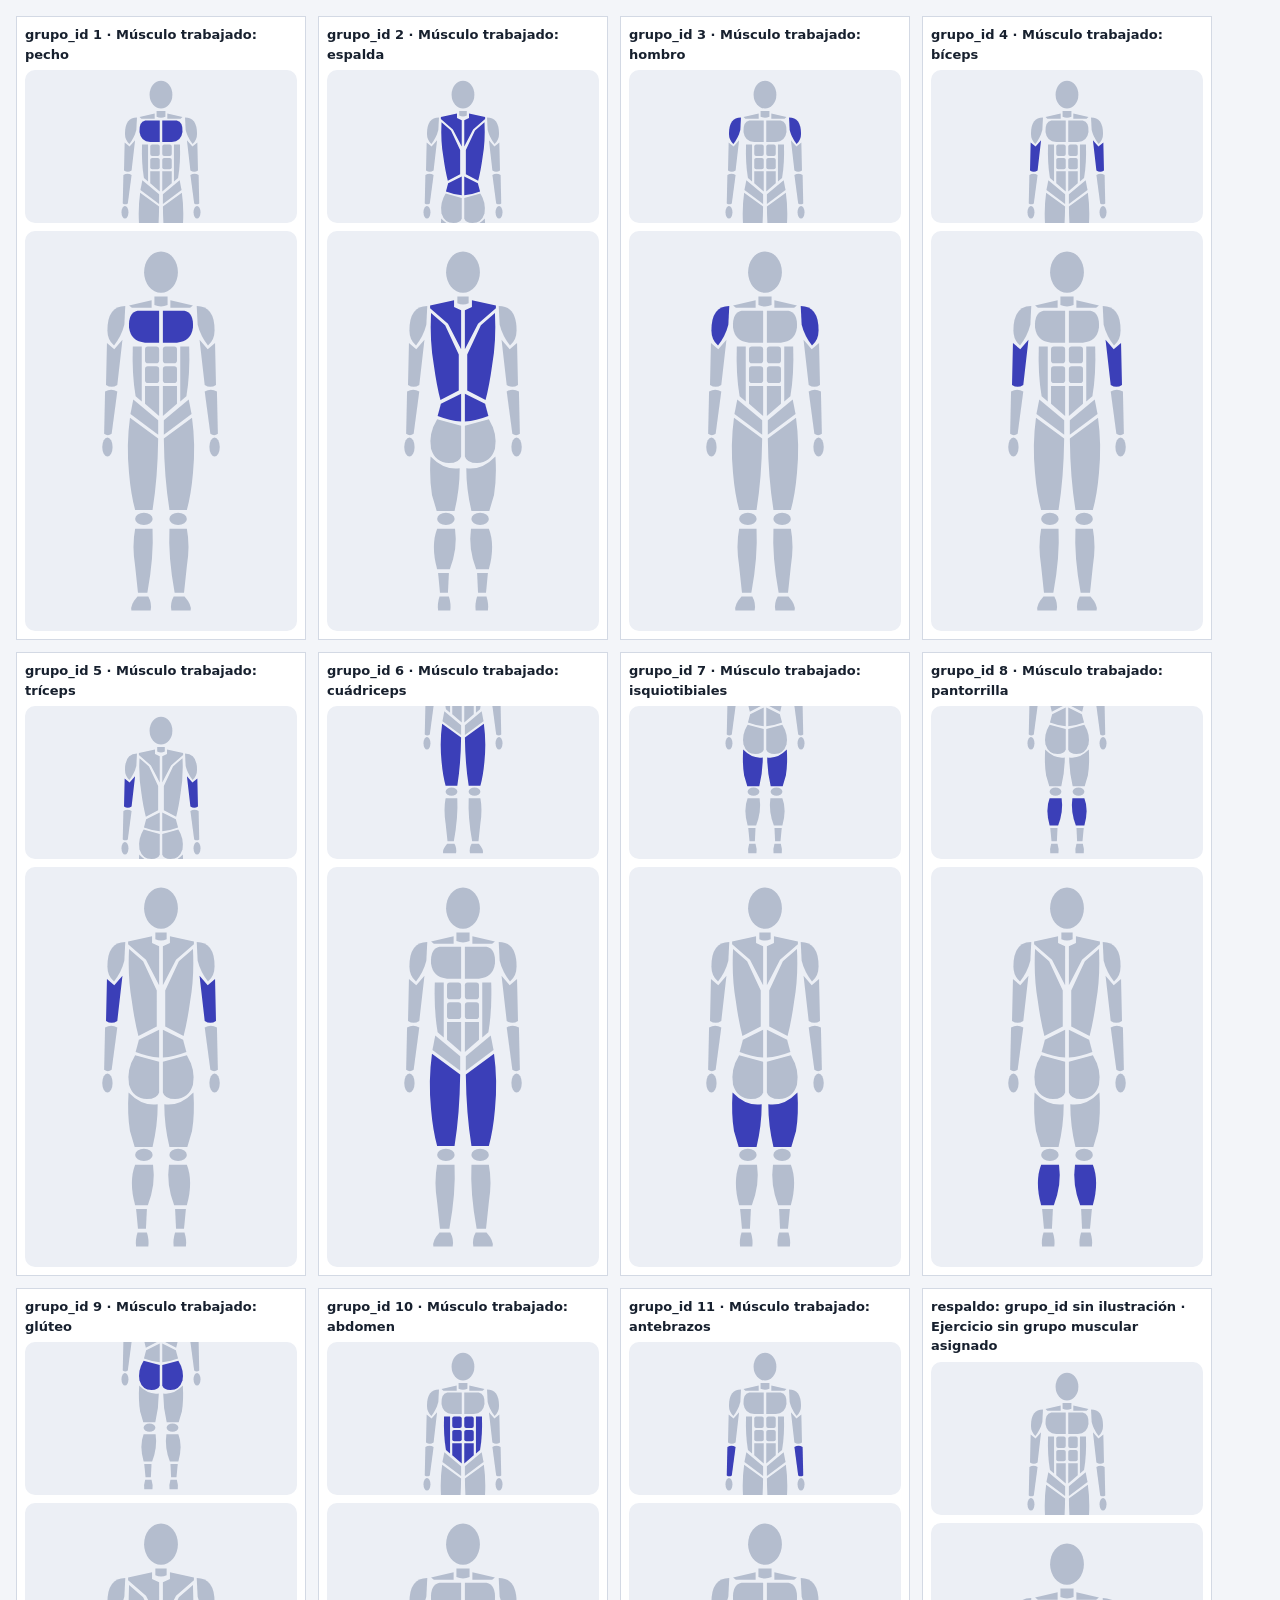
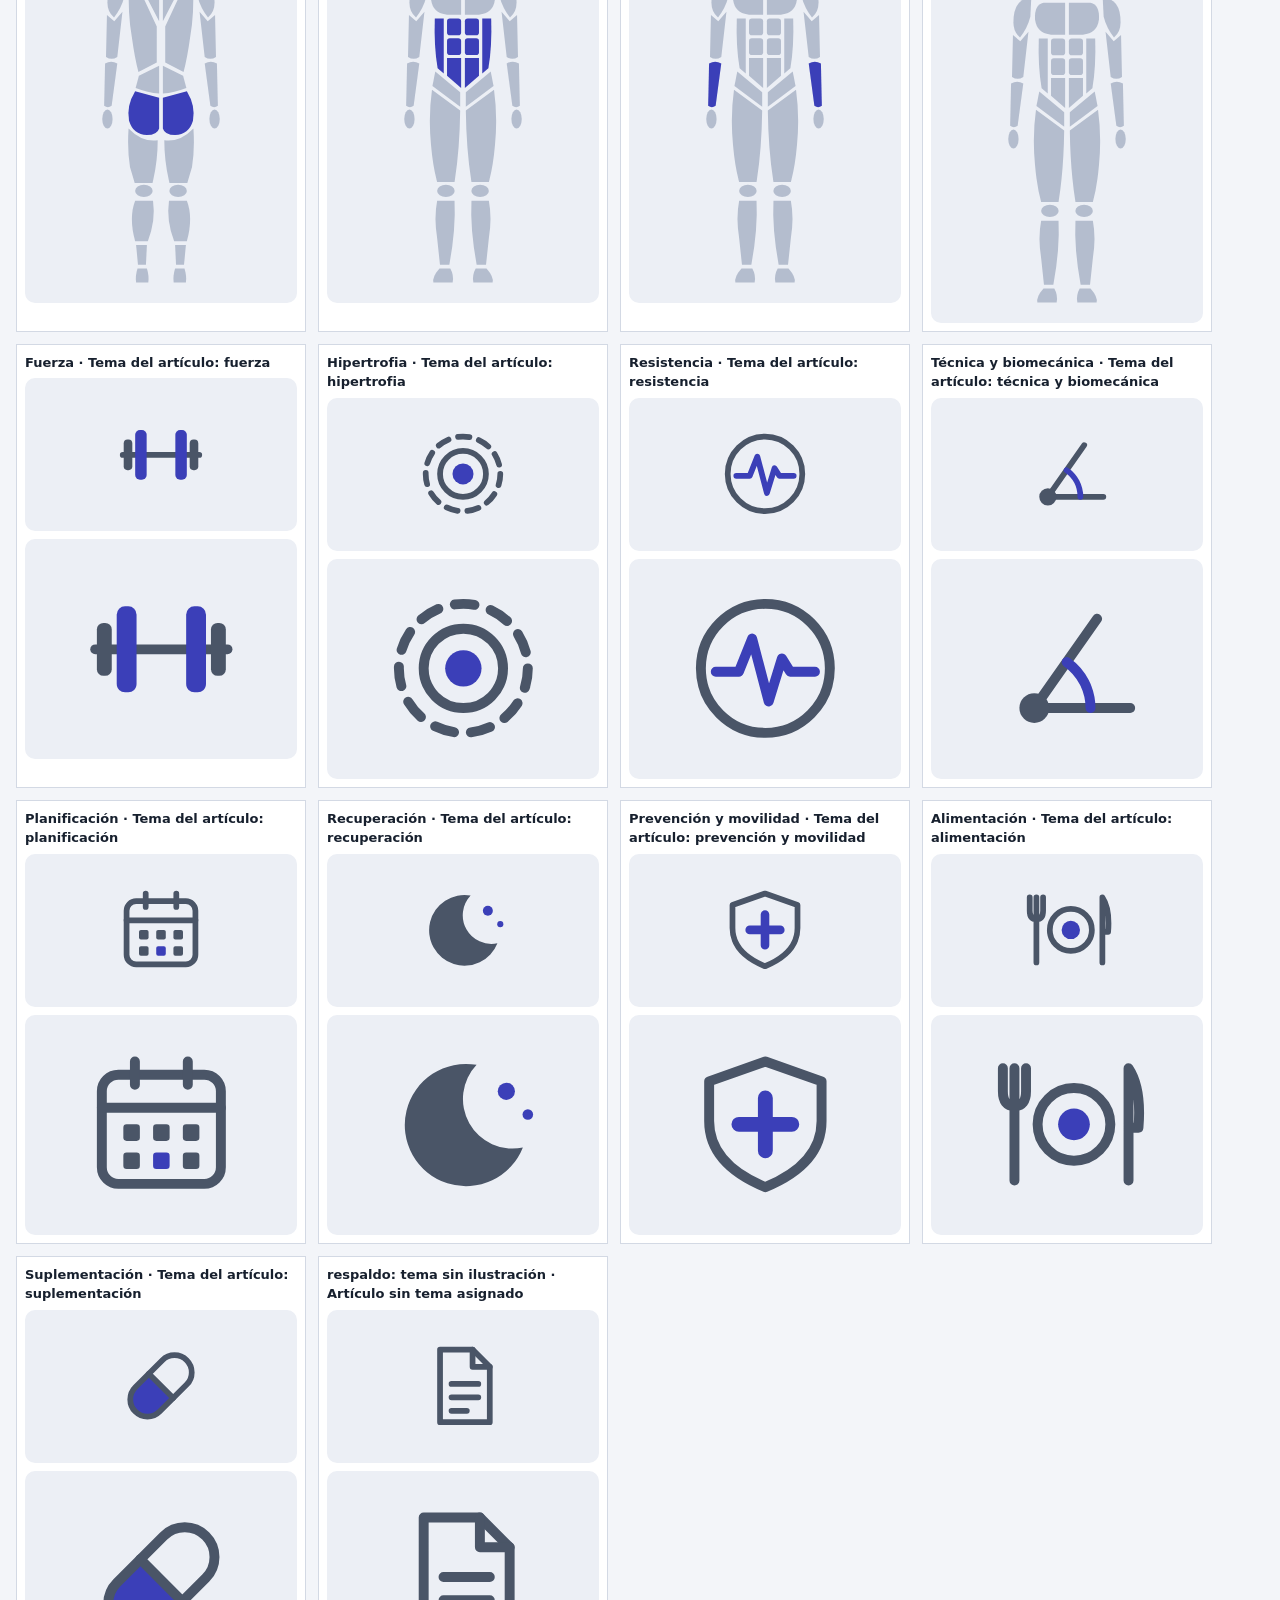
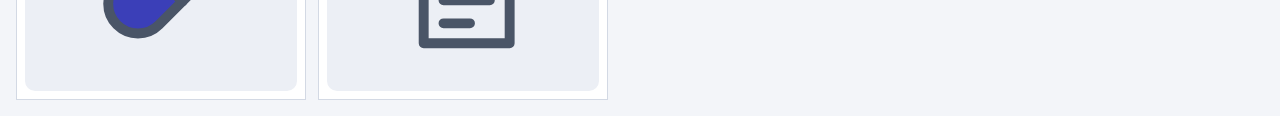
<file: tests/galeria_ilustraciones.html>
<!DOCTYPE html>
<html lang="es">
<head>
    <meta charset="UTF-8">
    <meta name="viewport" content="width=device-width, initial-scale=1">
    <meta name="color-scheme" content="light dark">
    <title>Galería de ilustraciones (página de pruebas)</title>
    <!--
      Página de pruebas: la abre tests/ilustraciones.mjs. Muestra TODAS las ilustraciones con
      los mismos recuadros que la interfaz: el de la tarjeta (16:9, medio cuerpo) y el del
      detalle (cuerpo completo). Los colores son los de assets/estilos.css, así que cambia
      de claro a oscuro igual que la interfaz. Las rutas se resuelven desde la raíz.
    -->
    <base href="../">
    <link rel="stylesheet" href="assets/estilos.css">
    <style>
        body { padding: 16px; }
        .rejilla { display: grid; grid-template-columns: repeat(4, 290px); gap: 12px; }
        .muestra { margin: 0; padding: 8px; background: var(--color-superficie); border: 1px solid var(--color-borde); }
        .muestra figcaption { font-size: 13px; margin-bottom: 6px; font-weight: 600; }
        .muestra .detalle-imagen { margin-top: 8px; }
    </style>
</head>
<body>
    <div class="rejilla" id="rejilla"></div>

    <script src="assets/ilustraciones.js"></script>
    <script>
        // Una muestra por grupo muscular, por tema y por cada imagen de respaldo.
        // ?musculos=1,2,...&temas=Fuerza|Hipertrofia|... permite a la prueba pasar la lista de
        // la taxonomía; sin parámetros se usan los de ilustraciones.js.
        const p = new URLSearchParams(location.search);
        const ids = p.get('musculos') ? p.get('musculos').split(',').map(Number) : Object.keys(Ilustraciones.MUSCULOS).map(Number);
        const temas = p.get('temas') ? p.get('temas').split('|') : ['Fuerza', 'Hipertrofia', 'Resistencia',
            'Técnica y biomecánica', 'Planificación', 'Recuperación', 'Prevención y movilidad', 'Alimentación', 'Suplementación'];

        const muestras = [
            ...ids.map(id => ({ clave: `musculo-${id}`, texto: `grupo_id ${id}`, origen: 'ejercicios', valor: id })),
            { clave: 'respaldo-ejercicios', texto: 'respaldo: grupo_id sin ilustración', origen: 'ejercicios', valor: 99 },
            ...temas.map((t, i) => ({ clave: `tema-${i + 1}`, texto: t, origen: 'articulos', valor: t })),
            { clave: 'respaldo-articulos', texto: 'respaldo: tema sin ilustración', origen: 'articulos', valor: 'Sin clasificar' },
        ];

        document.getElementById('rejilla').innerHTML = muestras.map(m => `
            <figure class="muestra" data-muestra="${m.clave}">
                <figcaption></figcaption>
                <div class="tarjeta-imagen" data-tamano="tarjeta">${ilustracion(m.origen, m.valor, { encuadre: 'medio' })}</div>
                <div class="detalle-imagen" data-tamano="detalle">${ilustracion(m.origen, m.valor)}</div>
            </figure>`).join('');
        document.querySelectorAll('.muestra').forEach((f, i) => {
            f.querySelector('figcaption').textContent = `${muestras[i].texto} · ${f.querySelector('title').textContent}`;
        });
        window.muestras = muestras;
    </script>
</body>
</html>
</file>
<file: assets/estilos.css>
/* =============================================================================
   estilos.css — hoja de estilos única de index.html

   1. Sistema de diseño (variables)      5. Tarjetas
   2. Base y utilidades                  6. Panel lateral: filtros y gráfica
   3. Barra superior y pestañas          7. Detalle (dialog)
   4. Acceso y perfiles                  8. Árboles · 9. Teléfono · 10. Ilustraciones
   ============================================================================= */

/* ---------------------------------------------------------------- 1. Sistema de diseño */
:root {
    color-scheme: light dark;       /* controles y barras del navegador siguen el tema */

    /* Color. Contraste sobre --color-superficie: texto 15:1, texto suave 7.5:1, acento 8:1 */
    --color-fondo: #f3f5f9;
    --color-superficie: #ffffff;
    --color-texto: #17202e;
    --color-texto-suave: #4a5567;
    --color-borde: #d3d9e4;
    --color-acento: #3b3fb8;
    --color-acento-fuerte: #2a2d8c;
    --color-acento-suave: #e9eafc;
    --color-sobre-acento: #ffffff;  /* texto encima de --color-acento o --color-gusta */
    --color-gusta: #c2183f;
    --color-error: #b42318;
    --color-ejercicio-fondo: #fdf0d5;
    --color-ejercicio-texto: #6f4300;
    --color-articulo-fondo: #efe6fb;
    --color-articulo-texto: #5720a0;

    /* Ilustraciones (assets/ilustraciones.js): fondo del recuadro, figura atenuada,
       región resaltada y trazo de los pictogramas. Resaltado sobre atenuado: 4.3:1 */
    --color-ilustracion-fondo: #eceff5;
    --color-ilustracion-base: #b4bdce;
    --color-ilustracion-resaltado: var(--color-acento);
    --color-ilustracion-tinta: var(--color-texto-suave);

    /* Segunda serie de las gráficas del panel de administrador (contraste 5:1 sobre blanco) */
    --color-serie-b: #b45309;

    /* Tipografía */
    --fuente: system-ui, -apple-system, "Segoe UI", Roboto, "Helvetica Neue", Arial, sans-serif;
    --texto-xs: 0.8125rem;
    --texto-s: 0.875rem;
    --texto-m: 1rem;
    --texto-l: 1.125rem;
    --texto-xl: 1.375rem;
    --interlinea: 1.5;

    /* Espaciado */
    --esp-1: 4px;
    --esp-2: 8px;
    --esp-3: 12px;
    --esp-4: 16px;
    --esp-5: 24px;
    --esp-6: 32px;

    /* Radios y sombra */
    --radio-s: 6px;
    --radio-m: 10px;
    --radio-l: 14px;
    --radio-pastilla: 999px;
    --sombra: 0 1px 3px rgba(23, 32, 46, 0.08);
    --sombra-flotante: 0 8px 24px rgba(23, 32, 46, 0.16);
    --color-velo: rgba(23, 32, 46, 0.55);       /* detrás del detalle */

    --ancho-pagina: 1280px;
    --alto-barra: 64px;
}

/* Modo oscuro: el mismo sistema con otros valores. Se activa solo cuando el sistema del
   usuario lo pide. Contraste sobre --color-superficie: texto 13:1, texto suave 8:1;
   texto sobre acento 8:1. Las variables que derivan de otras (--color-ilustracion-resaltado,
   --color-ilustracion-tinta) no se repiten: se recalculan con los valores de aquí. */
@media (prefers-color-scheme: dark) {
    :root {
        --color-fondo: #10151f;
        --color-superficie: #1a2130;
        --color-texto: #e8ecf3;
        --color-texto-suave: #b3bccb;
        --color-borde: #3a4660;
        --color-acento: #9ea4ff;
        --color-acento-fuerte: #c3c7ff;
        --color-acento-suave: #2a3150;
        --color-sobre-acento: #10151f;
        --color-gusta: #ff6b8e;
        --color-error: #ff9a8f;
        --color-ejercicio-fondo: #4a3a12;
        --color-ejercicio-texto: #ffd98a;
        --color-articulo-fondo: #3a2a5c;
        --color-articulo-texto: #dcc7ff;
        --color-ilustracion-fondo: #222b3c;
        --color-ilustracion-base: #465476;
        --color-serie-b: #fbbf24;
        --sombra: 0 1px 3px rgba(0, 0, 0, 0.4);
        --sombra-flotante: 0 8px 24px rgba(0, 0, 0, 0.5);
        --color-velo: rgba(0, 0, 0, 0.65);
    }
}

/* ---------------------------------------------------------------- 2. Base y utilidades */
*, *::before, *::after { box-sizing: border-box; }
[hidden] { display: none !important; }

body {
    margin: 0;
    font-family: var(--fuente);
    font-size: var(--texto-m);
    line-height: var(--interlinea);
    color: var(--color-texto);
    background: var(--color-fondo);
}
h1, h2, h3, h4, p, dl, dd, ul { margin: 0; padding: 0; }
ul { list-style: none; }
button, input, select { font: inherit; color: inherit; }
button { cursor: pointer; }
:focus-visible { outline: 3px solid var(--color-acento); outline-offset: 2px; border-radius: var(--radio-s); }

/* Enlace para saltar los filtros con el teclado: fuera de la pantalla hasta que recibe el foco */
.saltar {
    position: fixed; top: -100px; left: var(--esp-4); z-index: 40;
    padding: var(--esp-2) var(--esp-4);
    background: var(--color-superficie); color: var(--color-texto);
    border: 2px solid var(--color-acento); border-radius: var(--radio-s);
}
.saltar:focus { top: var(--esp-2); }

.contenedor { max-width: var(--ancho-pagina); margin: 0 auto; padding: 0 var(--esp-4); }
.panel {
    background: var(--color-superficie);
    border: 1px solid var(--color-borde);
    border-radius: var(--radio-l);
    padding: var(--esp-4);
    box-shadow: var(--sombra);
}
.panel + .panel { margin-top: var(--esp-4); }
.panel h2 { font-size: var(--texto-m); margin-bottom: var(--esp-3); }

.btn {
    padding: var(--esp-2) var(--esp-4);
    border: 1px solid var(--color-borde);
    border-radius: var(--radio-m);
    background: var(--color-superficie);
    font-weight: 600;
}
.btn:hover { border-color: var(--color-acento); color: var(--color-acento-fuerte); }
.btn-primario { background: var(--color-acento); border-color: var(--color-acento); color: var(--color-sobre-acento); }
.btn-primario:hover { background: var(--color-acento-fuerte); border-color: var(--color-acento-fuerte); color: var(--color-sobre-acento); }
.btn-texto { border: 0; background: none; padding: 0; color: var(--color-acento-fuerte); font-weight: 600; text-decoration: underline; }

.campo { display: grid; gap: var(--esp-1); font-size: var(--texto-s); font-weight: 600; }
.campo input, .campo select {
    padding: var(--esp-2) var(--esp-3);
    border: 1px solid var(--color-borde);
    border-radius: var(--radio-m);
    background: var(--color-superficie);
    font-weight: 400;
    font-size: var(--texto-m);
    min-width: 0;
    width: 100%;
}
.msg-error { color: var(--color-error); font-size: var(--texto-s); min-height: 1.4em; }

.estado {
    grid-column: 1 / -1;
    padding: var(--esp-5);
    border: 1px dashed var(--color-borde);
    border-radius: var(--radio-l);
    color: var(--color-texto-suave);
    text-align: center;
}
.estado p + * { margin-top: var(--esp-3); }
.estado-error { color: var(--color-error); border-color: var(--color-error); }

/* Etiquetas (pastillas en las que se puede hacer clic) */
.etiquetas { display: flex; flex-wrap: wrap; gap: var(--esp-2); }
.etiqueta {
    padding: 2px var(--esp-3);
    border: 1px solid var(--color-borde);
    border-radius: var(--radio-pastilla);
    background: var(--color-superficie);
    font-size: var(--texto-xs);
    font-weight: 600;
    color: var(--color-texto);
    white-space: nowrap;
}
.etiqueta:hover { border-color: var(--color-acento); }
.etiqueta[aria-pressed="true"] { background: var(--color-acento); border-color: var(--color-acento); color: var(--color-sobre-acento); }
.etiqueta .n { font-weight: 400; opacity: 0.85; }

.tipo {
    display: inline-block;
    padding: 2px var(--esp-2);
    border-radius: var(--radio-s);
    font-size: var(--texto-xs);
    font-weight: 700;
}
.tipo-ejercicios { background: var(--color-ejercicio-fondo); color: var(--color-ejercicio-texto); }
.tipo-articulos { background: var(--color-articulo-fondo); color: var(--color-articulo-texto); }

/* ---------------------------------------------------------------- 3. Barra superior y pestañas */
.barra {
    position: sticky;
    top: 0;
    z-index: 10;
    background: var(--color-superficie);
    border-bottom: 1px solid var(--color-borde);
}
.barra-contenido {
    min-height: var(--alto-barra);
    display: grid;
    grid-template-columns: auto minmax(0, 1fr) auto;
    grid-template-areas: "marca busqueda menu";
    align-items: center;
    gap: var(--esp-4);
    padding-top: var(--esp-2);
    padding-bottom: var(--esp-2);
}
.marca { grid-area: marca; font-size: var(--texto-l); font-weight: 800; color: var(--color-acento-fuerte); }
.busqueda { grid-area: busqueda; max-width: 640px; width: 100%; justify-self: center; }
.busqueda input {
    width: 100%;
    padding: var(--esp-2) var(--esp-4);
    border: 1px solid var(--color-borde);
    border-radius: var(--radio-pastilla);
    background: var(--color-fondo);
}
.busqueda input:focus { background: var(--color-superficie); }

.menu-perfil { grid-area: menu; position: relative; }
.menu-perfil summary {
    list-style: none;
    cursor: pointer;
    padding: var(--esp-2) var(--esp-3);
    border: 1px solid var(--color-borde);
    border-radius: var(--radio-m);
    font-weight: 600;
    max-width: 200px;
    overflow: hidden;
    text-overflow: ellipsis;
    white-space: nowrap;
}
.menu-perfil summary::-webkit-details-marker { display: none; }
.menu-perfil summary::after { content: " ▾"; color: var(--color-texto-suave); }
.menu-opciones {
    position: absolute;
    right: 0;
    top: calc(100% + var(--esp-1));
    min-width: 220px;
    padding: var(--esp-2);
    background: var(--color-superficie);
    border: 1px solid var(--color-borde);
    border-radius: var(--radio-m);
    box-shadow: var(--sombra-flotante);
    display: grid;
    gap: var(--esp-1);
}
.menu-opciones .correo { padding: var(--esp-1) var(--esp-2); font-size: var(--texto-xs); color: var(--color-texto-suave); overflow-wrap: anywhere; }
.menu-opciones button { text-align: left; border: 0; background: none; padding: var(--esp-2); border-radius: var(--radio-s); font-weight: 600; }
.menu-opciones button:hover { background: var(--color-acento-suave); }

.pestanas { display: flex; gap: var(--esp-2); margin-top: var(--esp-4); margin-bottom: var(--esp-4); border-bottom: 1px solid var(--color-borde); }
.pestana {
    padding: var(--esp-2) var(--esp-3);
    border: 0;
    border-bottom: 3px solid transparent;
    background: none;
    font-weight: 600;
    color: var(--color-texto-suave);
    margin-bottom: -1px;
}
.pestana[aria-selected="true"] { color: var(--color-acento-fuerte); border-bottom-color: var(--color-acento); }

/* ---------------------------------------------------------------- 4. Acceso y perfiles */
.acceso { max-width: 440px; margin: var(--esp-6) auto; padding: 0 var(--esp-4); }
.acceso-ancho { max-width: 640px; }
.acceso form { display: grid; gap: var(--esp-3); }
.acceso .pestanas { margin-top: 0; }
.lista-perfiles { display: grid; grid-template-columns: repeat(auto-fill, minmax(150px, 1fr)); gap: var(--esp-3); margin-bottom: var(--esp-4); }
.perfil-item { display: grid; gap: var(--esp-2); padding: var(--esp-3); border: 1px solid var(--color-borde); border-radius: var(--radio-m); text-align: center; }
.perfil-item .elegir { border: 0; background: none; font-weight: 700; font-size: var(--texto-l); overflow-wrap: anywhere; }
.perfil-item .elegir:hover { color: var(--color-acento-fuerte); }
.perfil-item .borrar { border: 0; background: none; font-size: var(--texto-xs); color: var(--color-texto-suave); text-decoration: underline; }
.perfil-item .borrar:hover { color: var(--color-error); }
.form-perfil { grid-template-columns: minmax(0, 1fr) auto; align-items: end; }
.pie-perfiles { display: flex; justify-content: flex-end; margin-top: var(--esp-3); }

/* ---------------------------------------------------------------- 5. Tarjetas */
.disposicion { display: grid; grid-template-columns: 300px minmax(0, 1fr); gap: var(--esp-5); align-items: start; padding-bottom: var(--esp-6); }
.cabecera-seccion { display: flex; justify-content: space-between; align-items: baseline; gap: var(--esp-3); flex-wrap: wrap; margin-bottom: var(--esp-3); }
.cabecera-seccion h1 { font-size: var(--texto-xl); overflow-wrap: anywhere; }
.conteo { font-size: var(--texto-s); color: var(--color-texto-suave); }

.cuadricula { display: grid; grid-template-columns: repeat(auto-fill, minmax(260px, 1fr)); grid-auto-rows: 1fr; gap: var(--esp-4); }

/* Todas las tarjetas tienen los mismos bloques con la misma altura:
   tipo + me gusta · título (2 líneas) · resumen (3 líneas) · metadatos (3 filas) · etiquetas (1 fila) */
.tarjeta {
    display: flex;
    flex-direction: column;
    gap: var(--esp-3);
    min-width: 0;
    padding: var(--esp-4);
    background: var(--color-superficie);
    border: 1px solid var(--color-borde);
    border-radius: var(--radio-l);
    box-shadow: var(--sombra);
    cursor: pointer;
}
.tarjeta:hover { border-color: var(--color-acento); }
.tarjeta-cab { display: flex; justify-content: space-between; align-items: center; min-height: 32px; }
.tarjeta-titulo { font-size: var(--texto-l); line-height: 1.3; height: calc(2 * 1.3em); }   /* sin overflow: no corta el recuadro de foco */
.tarjeta-titulo .abrir {
    border: 0; background: none; padding: 0; text-align: left; font-weight: 700; line-height: inherit;
    display: -webkit-box; -webkit-line-clamp: 2; -webkit-box-orient: vertical; overflow: hidden; overflow-wrap: anywhere;
}
.tarjeta-titulo .abrir:hover { color: var(--color-acento-fuerte); }
.tarjeta-resumen {
    font-size: var(--texto-s); color: var(--color-texto-suave);
    height: calc(3 * var(--interlinea) * 1em);
    display: -webkit-box; -webkit-line-clamp: 3; -webkit-box-orient: vertical; overflow: hidden; overflow-wrap: anywhere;
}
.tarjeta-meta { display: grid; gap: var(--esp-1); font-size: var(--texto-s); padding-top: var(--esp-3); border-top: 1px solid var(--color-borde); }
.tarjeta-meta div { display: grid; grid-template-columns: 110px minmax(0, 1fr); gap: var(--esp-2); }
.tarjeta-meta dt { color: var(--color-texto-suave); }
.tarjeta-meta dd { font-weight: 600; overflow: hidden; text-overflow: ellipsis; white-space: nowrap; }
.tarjeta .etiquetas { margin-top: auto; height: 26px; overflow: hidden; }   /* una fila: lo que no cabe se ve en el detalle */

.btn-gusta { display: inline-flex; align-items: center; justify-content: center; width: 32px; height: 32px; border: 0; border-radius: 50%; background: none; }
.btn-gusta:hover { background: var(--color-acento-suave); }
.btn-gusta svg { width: 22px; height: 22px; fill: none; stroke: var(--color-texto-suave); stroke-width: 2; }
.btn-gusta[aria-pressed="true"] svg { fill: var(--color-gusta); stroke: var(--color-gusta); }

/* Artículo relacionado con la búsqueda */
.relacionado-busqueda { margin-bottom: var(--esp-4); border-left: 4px solid var(--color-acento); }
.relacionado-busqueda .cuadricula { grid-template-columns: minmax(0, 420px); margin-top: var(--esp-3); }
.porque { font-size: var(--texto-s); color: var(--color-texto-suave); }
.porque strong { color: var(--color-texto); }
.ruta { display: flex; flex-wrap: wrap; gap: var(--esp-1) var(--esp-2); font-size: var(--texto-s); color: var(--color-texto-suave); }
.ruta li + li::before { content: "›"; margin-right: var(--esp-2); }
.ruta li:last-child { color: var(--color-texto); font-weight: 600; }

/* ---------------------------------------------------------------- 6. Panel lateral */
.lateral > summary { display: none; }
.filtro-grupo + .filtro-grupo { margin-top: var(--esp-4); }
.filtro-grupo h3 { font-size: var(--texto-s); color: var(--color-texto-suave); margin-bottom: var(--esp-2); }
.opcion { display: flex; align-items: center; gap: var(--esp-2); padding: var(--esp-1) 0; font-size: var(--texto-s); cursor: pointer; }
.opcion input { width: 18px; height: 18px; accent-color: var(--color-acento); flex: none; }
.opcion .n { margin-left: auto; color: var(--color-texto-suave); }
.sin-opciones { font-size: var(--texto-s); color: var(--color-texto-suave); }
#quitarFiltros { margin-top: var(--esp-4); width: 100%; }

.barras { display: grid; gap: var(--esp-2); }
.barra-fila { display: grid; grid-template-columns: minmax(0, 96px) minmax(0, 1fr) 40px; align-items: center; gap: var(--esp-2); font-size: var(--texto-s); }
.barra-fila .termino { overflow: hidden; text-overflow: ellipsis; white-space: nowrap; }
.barra-fila .pista { height: 12px; background: var(--color-acento-suave); border-radius: var(--radio-pastilla); overflow: hidden; }
.barra-fila .relleno { display: block; height: 100%; background: var(--color-acento); border-radius: var(--radio-pastilla); }
.barra-fila .valor { text-align: right; font-variant-numeric: tabular-nums; font-weight: 600; }

/* ---------------------------------------------------------------- 7. Detalle */
.detalle {
    width: min(760px, calc(100vw - 24px));
    max-height: calc(100dvh - 24px);
    padding: 0;
    border: 1px solid var(--color-borde);
    border-radius: var(--radio-l);
    background: var(--color-superficie);
    color: var(--color-texto);
    overflow: auto;
}
.detalle::backdrop { background: var(--color-velo); }
.detalle-cab {
    position: sticky; top: 0;
    display: flex; justify-content: space-between; align-items: flex-start; gap: var(--esp-3);
    padding: var(--esp-4);
    background: var(--color-superficie);
    border-bottom: 1px solid var(--color-borde);
}
.detalle-cab h2 { font-size: var(--texto-xl); line-height: 1.3; overflow-wrap: anywhere; margin-top: var(--esp-1); }
.detalle-cab h2:focus { outline: none; }   /* recibe el foco al abrir para que se lea el título; no es un control */
.detalle-cuerpo { display: grid; gap: var(--esp-4); padding: var(--esp-4); }
.detalle-cuerpo h3 { font-size: var(--texto-s); color: var(--color-texto-suave); margin-bottom: var(--esp-2); }
.detalle-texto { white-space: pre-line; overflow-wrap: anywhere; }
.detalle-acciones { display: flex; flex-wrap: wrap; gap: var(--esp-2); }
.btn-gusta-texto[aria-pressed="true"] { background: var(--color-gusta); border-color: var(--color-gusta); color: var(--color-sobre-acento); }
.relacionados { display: grid; grid-template-columns: repeat(auto-fill, minmax(220px, 1fr)); gap: var(--esp-2); }
.relacionado {
    display: grid; gap: var(--esp-1); width: 100%; text-align: left;
    padding: var(--esp-3); border: 1px solid var(--color-borde); border-radius: var(--radio-m); background: var(--color-superficie);
}
.relacionado:hover { border-color: var(--color-acento); }
.relacionado .titulo { font-weight: 700; overflow-wrap: anywhere; }
.relacionado .comparte { font-size: var(--texto-xs); color: var(--color-texto-suave); }

/* ---------------------------------------------------------------- 8. Árboles */
.arboles { padding-bottom: var(--esp-6); }
.arboles-form { display: grid; grid-template-columns: minmax(0, 1fr) minmax(0, 1fr); gap: var(--esp-3); align-items: end; margin-top: var(--esp-3); }
.arboles-form .btn { grid-column: 1 / -1; justify-self: start; }
.arboles-resultado { margin-top: var(--esp-4); display: grid; gap: var(--esp-4); }
.arboles-resultado h2 { font-size: var(--texto-l); }
.rutas { display: grid; gap: var(--esp-2); }
.ruta-arbol { display: grid; gap: var(--esp-1); }
.aviso-aproximado { margin: 0; font-size: var(--texto-s); color: var(--color-texto-suave); }
.ruta-arbol h3 { font-size: var(--texto-s); color: var(--color-texto-suave); font-weight: 600; margin: 0; }

/* ---------------------------------------------------------------- 9. Teléfono */
@media (max-width: 900px) {
    .disposicion { grid-template-columns: minmax(0, 1fr); gap: var(--esp-4); }
    .lateral > summary {
        display: block; cursor: pointer; padding: var(--esp-2) var(--esp-4);
        border: 1px solid var(--color-borde); border-radius: var(--radio-m);
        background: var(--color-superficie); font-weight: 600;
    }
    .lateral[open] > summary { margin-bottom: var(--esp-3); }
}
@media (max-width: 640px) {
    .barra-contenido { grid-template-columns: minmax(0, 1fr) auto; grid-template-areas: "marca menu" "busqueda busqueda"; gap: var(--esp-2) var(--esp-3); }
    .menu-perfil summary { max-width: 150px; }
    .pestana { flex: 1; padding: var(--esp-2) var(--esp-1); font-size: var(--texto-s); line-height: 1.3; }   /* caben las dos, en dos líneas */
    .cuadricula { grid-template-columns: minmax(0, 1fr); }
    .arboles-form, .form-perfil { grid-template-columns: minmax(0, 1fr); }
    .detalle { width: 100vw; max-width: 100vw; max-height: 100dvh; height: 100dvh; margin: 0; border-radius: 0; border: 0; }
    .relacionados { grid-template-columns: minmax(0, 1fr); }
}

/* Aviso breve (por ejemplo, si no se pudo guardar un "me gusta") */
.aviso {
    position: fixed; left: 50%; bottom: var(--esp-4); transform: translateX(-50%); z-index: 20;
    max-width: calc(100vw - 2 * var(--esp-4));
    padding: var(--esp-3) var(--esp-4);
    background: var(--color-texto); color: var(--color-superficie);
    border-radius: var(--radio-m); font-size: var(--texto-s);
}

/* ---------------------------------------------------------------- 10. Ilustraciones */
/* El SVG lee estas variables (ver assets/anatomia/*.svg y assets/temas/pictogramas.svg).
   Para otro tema de color basta redefinir las --color-ilustracion-* de :root. */
.ilustracion {
    display: block;
    width: 100%;
    height: 100%;
    color: var(--color-ilustracion-tinta);
    --ilu-base: var(--color-ilustracion-base);
    --ilu-resaltado: var(--color-ilustracion-resaltado);
    --ilu-tinta: var(--color-ilustracion-tinta);
}

/* Recuadro de proporción fija para la imagen de la tarjeta. Hoy lleva la ilustración; una
   foto (<img>) ocuparía exactamente el mismo espacio, así que nada más se mueve. */
.tarjeta-imagen {
    aspect-ratio: 16 / 9;
    display: flex;
    align-items: center;
    justify-content: center;
    overflow: hidden;
    background: var(--color-ilustracion-fondo);
    border-radius: var(--radio-m);
}
.tarjeta-imagen .ilustracion-cuerpo { height: 100%; }       /* el medio cuerpo se corta en el borde */
.tarjeta-imagen .ilustracion-completo { height: 92%; }
.tarjeta-imagen .ilustracion-pictograma { height: 60%; }
.tarjeta-imagen img { width: 100%; height: 100%; object-fit: cover; }

/* En el detalle: la misma ilustración, grande y con el cuerpo completo, en una columna a la
   izquierda del texto (la figura es vertical). En teléfono va arriba, a todo el ancho. */
.detalle-principal { display: grid; grid-template-columns: 220px minmax(0, 1fr); gap: var(--esp-4); align-items: start; }
.detalle-info { display: grid; gap: var(--esp-4); min-width: 0; }
.detalle-imagen {
    height: 400px;
    display: flex;
    align-items: center;
    justify-content: center;
    padding: var(--esp-3);
    background: var(--color-ilustracion-fondo);
    border-radius: var(--radio-m);
}
.detalle-imagen:has(.ilustracion-pictograma) { height: 220px; }     /* el pictograma es cuadrado */
.detalle-imagen .ilustracion-pictograma { width: 64%; height: auto; }
.detalle-imagen img { width: 100%; height: 100%; object-fit: contain; }
@media (max-width: 640px) {
    .detalle-principal { grid-template-columns: minmax(0, 1fr); }
    .detalle-imagen { height: 340px; }
    .detalle-imagen:has(.ilustracion-pictograma) { height: 200px; }
    .detalle-imagen .ilustracion-pictograma { width: auto; height: 70%; }
}
</file>
